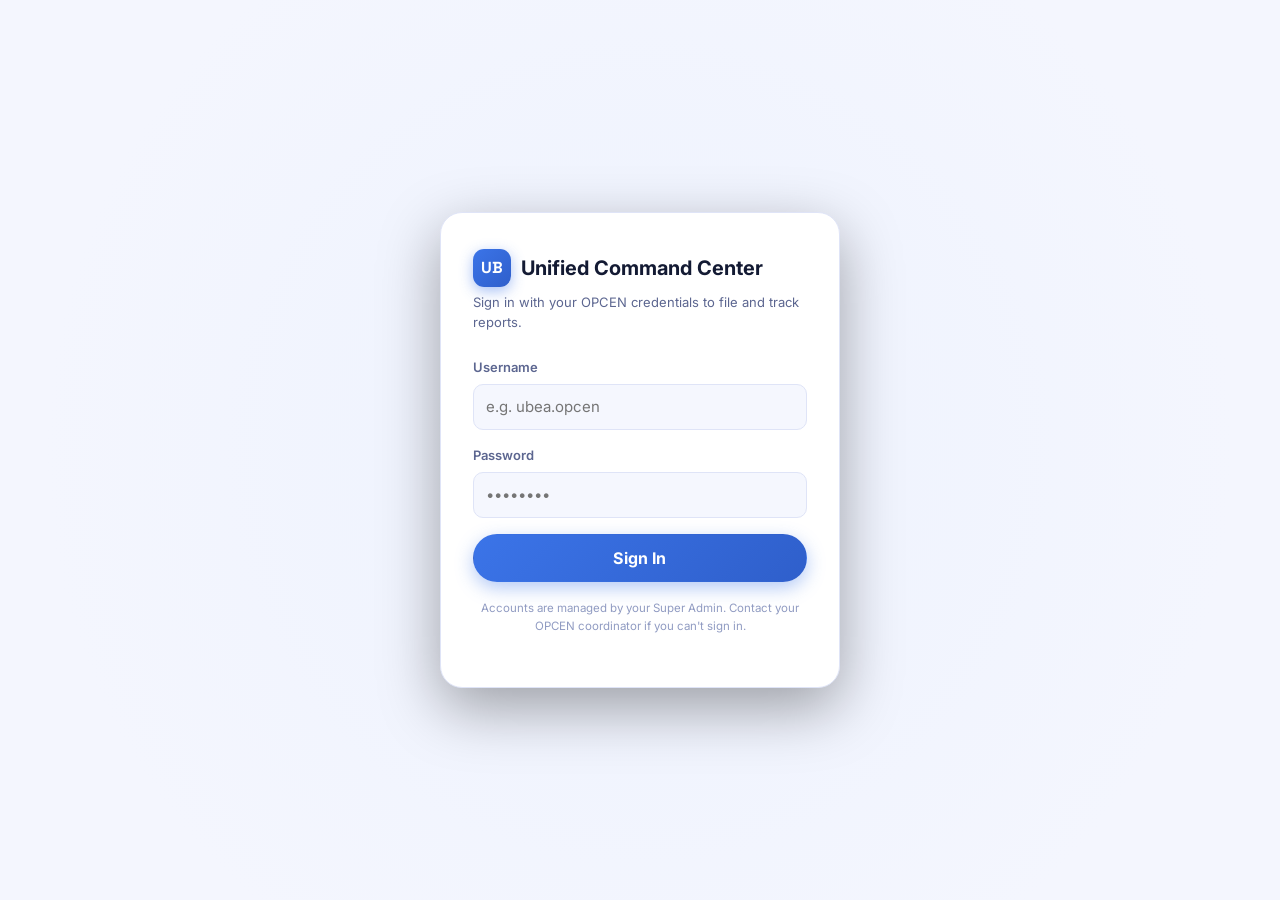
<file: index.html>
<!DOCTYPE html>
<html lang="en">
<head>
<meta charset="UTF-8" />
<meta name="viewport" content="width=device-width, initial-scale=1.0" />
<title>Sign In — Unified Command Center</title>
<link href="https://cdn.jsdelivr.net/npm/bootstrap@5.3.3/dist/css/bootstrap.min.css" rel="stylesheet">
<link rel="stylesheet" href="css/style.css" />
</head>
<body>
  <div class="radar-bg" aria-hidden="true"></div>
  <div class="login-wrap">
    <div class="login-card">
      <div class="login-brand">
        <div class="brand-mark">UB</div>
        <div>
          <p class="login-title" style="margin:0;">Unified Command Center</p>
        </div>
      </div>
      <p class="login-sub">Sign in with your OPCEN credentials to file and track reports.</p>

      <div class="login-error hidden" id="loginError"></div>

      <form id="loginForm" autocomplete="off">
        <div class="field">
          <label for="username">Username</label>
          <input type="text" id="username" name="username" required placeholder="e.g. ubea.opcen" />
        </div>
        <div class="field">
          <label for="password">Password</label>
          <input type="password" id="password" name="password" required placeholder="••••••••" />
        </div>
        <button type="submit" class="btn btn-primary">Sign In</button>
      </form>

      <p class="text-faint" style="font-size:11.5px;margin-top:18px;text-align:center;">
        Accounts are managed by your Super Admin. Contact your OPCEN coordinator if you can't sign in.
      </p>
    </div>
  </div>

  <script src="https://cdn.jsdelivr.net/npm/bootstrap@5.3.3/dist/js/bootstrap.bundle.min.js"></script>
  <script src="js/config.js"></script>
  <script src="js/api.js"></script>
  <script src="js/auth.js"></script>
  <script src="js/theme.js"></script>
</body>
</html>
</file>
<file: css/style.css>
/* ============================================================
   UBCC — Unified Command Center
   Design language: operations-console / dispatch-board.
   Display+UI face: Space Grotesk. Body: Inter. Data/codes: JetBrains Mono.
   ============================================================ */

@import url('https://fonts.googleapis.com/css2?family=Space+Grotesk:wght@500;600;700&family=Inter:wght@400;500;600;700&family=JetBrains+Mono:wght@500;600&display=swap');

:root{
  --bg-deep:#12182B;
  --bg-panel:#18213A;
  --bg-panel-raised:#1F2A47;
  --bg-input:#141C33;
  --border:#2A3556;
  --border-soft:#212B49;
  --text-primary:#EEF2FC;
  --text-muted:#9FADD1;
  --text-faint:#6B78A0;
  --accent:#4C8DFF;
  --accent-strong:#3B74E8;
  --accent-dim:#1B2C52;
  --accent-contrast:#FFFFFF;
  --accent2:#FF8B6A;
  --accent2-dim:#3A2418;
  --red:#FF5C72; --red-dim:#3D1A26;
  --yellow:#FFCB57; --yellow-dim:#3D3011;
  --blue:#6FB3FF; --blue-dim:#182D4E;
  --green:#3FE0A0; --green-dim:#0F2E24;
  --orange:#FFA057; --orange-dim:#3D2712;
  --radius-sm:10px; --radius-md:16px; --radius-lg:22px; --radius-xl:28px;
  --shadow:0 10px 30px rgba(6,10,25,.4);
  --spring:cubic-bezier(.34,1.56,.64,1);
  --font-display:'Space Grotesk',sans-serif;
  --font-body:'Inter',sans-serif;
  --font-mono:'JetBrains Mono',monospace;
}

/* Bridge our own theme variables into Bootstrap's own CSS variables.
   Bootstrap 5.3's utility classes (.text-muted, .border, table colors,
   modal/close-button chrome, etc.) read from --bs-* variables and several
   of them (like .text-muted) are declared with !important, which silently
   wins over our own non-!important rules further down this file — that
   was the cause of dark, barely-visible "black" text in dark mode. Setting
   the --bs-* variables directly means every Bootstrap component picks up
   our palette automatically, in both themes, with nothing left to fight. */
:root{
  --bs-body-color:var(--text-primary);
  --bs-body-bg:var(--bg-deep);
  --bs-secondary-color:var(--text-muted);
  --bs-tertiary-color:var(--text-faint);
  --bs-border-color:var(--border);
  --bs-border-color-translucent:var(--border);
  --bs-tertiary-bg:var(--bg-panel-raised);
  --bs-secondary-bg:var(--bg-input);
  --bs-emphasis-color:var(--text-primary);
  --bs-link-color:var(--accent);
  --bs-link-hover-color:var(--accent-strong);
  --bs-heading-color:var(--text-primary);
}
.text-muted{color:var(--text-muted) !important;}

[data-theme="light"]{
  --bg-deep:#F4F6FE;
  --bg-panel:#FFFFFF;
  --bg-panel-raised:#FFFFFF;
  --bg-input:#F5F7FE;
  --border:#DFE4F7;
  --border-soft:#ECEFFB;
  --text-primary:#131A33;
  --text-muted:#5C6690;
  --text-faint:#909BC2;
  --accent:#3B74E8;
  --accent-strong:#2F5FCB;
  --accent-dim:#E9F0FF;
  --accent-contrast:#FFFFFF;
  --accent2:#FF7A52;
  --accent2-dim:#FFEEE6;
  --red:#E63955; --red-dim:#FDEAEE;
  --yellow:#D98E00; --yellow-dim:#FFF3DA;
  --blue:#2E6EE0; --blue-dim:#E9F1FF;
  --green:#12A876; --green-dim:#E3FAF1;
  --orange:#E07A2C; --orange-dim:#FFF0E2;
  --shadow:0 12px 30px rgba(30,40,80,.1);
}

*{box-sizing:border-box;}
html,body{margin:0;padding:0;}
body{
  background:
    radial-gradient(1200px 600px at 90% -10%, color-mix(in srgb, var(--accent) 10%, transparent), transparent 60%),
    radial-gradient(900px 500px at -10% 110%, color-mix(in srgb, var(--accent2) 8%, transparent), transparent 60%),
    var(--bg-deep);
  background-attachment:fixed;
  color:var(--text-primary);
  font-family:var(--font-body);
  min-height:100vh;
  transition:background .25s ease,color .25s ease;
  -webkit-font-smoothing:antialiased;
}
h1,h2,h3,h4,.font-display{font-family:var(--font-display);letter-spacing:-.01em;}
.mono{font-family:var(--font-mono);}
a{color:inherit;text-decoration:none;}
button{font-family:var(--font-body);cursor:pointer;}
input,select,textarea,button{font-size:15px;}
::selection{background:var(--accent);color:var(--accent-contrast);}
.card,.sidebar,.topbar,.bottom-tabs,.login-card,.icon-btn,.field input,.field select,.field textarea,
.form-control,.form-select,.township-card,.icon-choice{
  transition:background .2s ease, border-color .2s ease, color .2s ease, box-shadow .25s var(--spring), transform .2s var(--spring);
}

/* ---------- Bootstrap component theming ----------
   Bootstrap handles the grid/layout; these overrides make its form
   controls, buttons, tables, and modals pick up our dark/light palette
   instead of Bootstrap's own default (light-only) styling. */
.form-control,.form-select{
  background:var(--bg-input);border:1px solid var(--border);color:var(--text-primary);
  border-radius:var(--radius-sm);
}
.form-control:focus,.form-select:focus{
  background:var(--bg-input);color:var(--text-primary);border-color:var(--accent);
  box-shadow:0 0 0 .2rem color-mix(in srgb, var(--accent) 25%, transparent);
}
.form-control::placeholder{color:var(--text-faint);}
.form-control:disabled,.form-select:disabled{opacity:.6;}
.readonly-field{
  background:var(--bg-panel-raised) !important;border-style:dashed !important;
  color:var(--text-muted) !important;cursor:not-allowed;opacity:1 !important;
}
.form-label{color:var(--text-muted);}
.table-responsive{width:100%;}
.btn-primary{background:var(--accent);border-color:var(--accent);color:var(--accent-contrast);}
.btn-primary:hover,.btn-primary:focus{background:var(--accent-strong);border-color:var(--accent-strong);color:var(--accent-contrast);}
.btn-outline-secondary{border-color:var(--border);color:var(--text-primary);}
.btn-outline-secondary:hover{border-color:var(--accent);color:var(--accent);background:var(--accent-dim);}

/* ---------- scaffolding ---------- */
.hidden{display:none !important;}
.container{max-width:1180px;margin:0 auto;padding:0 20px;}
.text-muted{color:var(--text-muted);}
.text-faint{color:var(--text-faint);}

/* radar-ping background texture used on the login screen */
.radar-bg{
  position:fixed;inset:0;z-index:-1;overflow:hidden;background:var(--bg-deep);
}
.radar-bg::before{
  content:"";position:absolute;top:50%;left:50%;width:1400px;height:1400px;
  transform:translate(-50%,-50%);
  background:radial-gradient(circle,var(--accent-dim) 0%,transparent 60%);
  opacity:.6;
}
.radar-ring{
  position:absolute;top:50%;left:50%;border:1px solid var(--border);
  border-radius:50%;transform:translate(-50%,-50%);
}

/* ---------- login ---------- */
.login-wrap{
  min-height:100vh;display:flex;align-items:center;justify-content:center;padding:24px;
  animation:fadeUp .4s ease;
}
.login-card{
  width:100%;max-width:400px;background:var(--bg-panel);border:1px solid var(--border);
  border-radius:var(--radius-lg);padding:36px 32px;box-shadow:0 20px 60px rgba(0,0,0,.35);
}
.login-brand{display:flex;align-items:center;gap:10px;margin-bottom:6px;}
.brand-mark{
  width:38px;height:38px;border-radius:11px;background:linear-gradient(135deg,var(--accent),var(--accent-strong));
  display:flex;align-items:center;justify-content:center;color:var(--accent-contrast);
  font-family:var(--font-display);font-weight:700;flex:none;
  box-shadow:0 4px 14px color-mix(in srgb, var(--accent) 45%, transparent);
}
.login-title{font-size:20px;font-weight:700;margin:0;}
.login-sub{color:var(--text-muted);font-size:13px;margin:2px 0 26px;}
.field{margin-bottom:16px;}
.field label{display:block;font-size:13px;font-weight:600;color:var(--text-muted);margin-bottom:6px;}
.field input,.field select,.field textarea{
  width:100%;background:var(--bg-input);border:1px solid var(--border);color:var(--text-primary);
  border-radius:var(--radius-sm);padding:11px 12px;outline:none;transition:border-color .15s;
}
.field input:focus,.field select:focus,.field textarea:focus{border-color:var(--accent);}
.field textarea{resize:vertical;min-height:80px;font-family:var(--font-body);}
.btn{
  border:1px solid transparent;border-radius:999px;padding:11px 20px;font-weight:700;
  display:inline-flex;align-items:center;justify-content:center;gap:8px;letter-spacing:.01em;
  transition:transform .18s var(--spring), box-shadow .2s ease, filter .15s ease, border-color .15s ease, background .15s ease, color .15s ease;
}
.btn-primary{
  background:linear-gradient(135deg,var(--accent),var(--accent-strong));
  color:var(--accent-contrast);width:100%;box-shadow:0 6px 18px color-mix(in srgb, var(--accent) 38%, transparent);
}
.btn-primary:hover{filter:brightness(1.07);transform:translateY(-2px) scale(1.01);box-shadow:0 10px 22px color-mix(in srgb, var(--accent) 48%, transparent);}
.btn-primary:active{transform:translateY(0) scale(.98);}
.btn-ghost{background:transparent;border-color:var(--border);color:var(--text-primary);}
.btn-ghost:hover{border-color:var(--accent);color:var(--accent);background:var(--accent-dim);transform:translateY(-2px);}
.btn-ghost:active{transform:translateY(0) scale(.97);}
.btn-danger{background:var(--red-dim);color:var(--red);border-color:transparent;}
.login-error{
  background:var(--red-dim);color:var(--red);font-size:13px;padding:10px 12px;border-radius:var(--radius-sm);
  margin-bottom:16px;
}

/* ---------- app shell ---------- */
.app-shell{display:flex;min-height:100vh;}
.sidebar{
  width:246px;flex:none;background:var(--bg-panel);border-right:1px solid var(--border);
  display:flex;flex-direction:column;padding:20px 14px;position:sticky;top:0;height:100vh;
  position:relative;overflow:hidden;
}
/* faint circuit-board grid texture + a slow vertical "scan" glow — the
   ops-console / technology feel, kept subtle so it never fights legibility */
.sidebar::before{
  content:"";position:absolute;inset:0;pointer-events:none;z-index:0;
  background-image:
    linear-gradient(color-mix(in srgb, var(--accent) 6%, transparent) 1px, transparent 1px),
    linear-gradient(90deg, color-mix(in srgb, var(--accent) 6%, transparent) 1px, transparent 1px);
  background-size:26px 26px;
  -webkit-mask-image:linear-gradient(180deg, black, transparent 85%);
  mask-image:linear-gradient(180deg, black, transparent 85%);
}
.sidebar::after{
  content:"";position:absolute;left:0;right:0;height:120px;pointer-events:none;z-index:0;
  background:linear-gradient(180deg, transparent, color-mix(in srgb, var(--accent) 10%, transparent), transparent);
  animation:sidebarScan 7s linear infinite;
}
@keyframes sidebarScan{0%{top:-120px;}100%{top:100%;}}
.sidebar > *{position:relative;z-index:1;}
.sidebar .login-brand{padding:0 6px;margin-bottom:26px;}

.nav-item{
  display:flex;align-items:center;gap:11px;padding:10px 12px;border-radius:var(--radius-sm);
  color:var(--text-muted);font-weight:600;font-size:14px;margin-bottom:4px;
  position:relative;border:1px solid transparent;
  transition:background .18s ease, color .18s ease, transform .15s var(--spring), border-color .18s ease, box-shadow .2s ease;
}
/* left accent bar + icon "chip" replaces any underline styling entirely —
   hovering/active lights the whole row up instead */
.nav-item::before{
  content:"";position:absolute;left:-14px;top:50%;transform:translateY(-50%);width:3px;height:0;
  border-radius:0 3px 3px 0;background:var(--accent);transition:height .18s ease;
}
.nav-item .ic{
  width:26px;height:26px;flex:none;display:flex;align-items:center;justify-content:center;
  border-radius:8px;background:var(--bg-input);font-size:14px;
  transition:background .18s ease, box-shadow .2s ease, transform .18s var(--spring);
}
.nav-item.active{
  background:var(--accent-dim);color:var(--accent);border-color:color-mix(in srgb, var(--accent) 30%, transparent);
}
.nav-item.active::before{height:60%;}
.nav-item.active .ic{background:var(--accent);color:var(--accent-contrast);box-shadow:0 0 14px color-mix(in srgb, var(--accent) 55%, transparent);}
.nav-item:hover:not(.active){
  background:var(--border-soft);color:var(--text-primary);transform:translateX(3px);
  box-shadow:0 0 0 1px var(--border);
}
.nav-item:hover:not(.active) .ic{background:var(--bg-panel-raised);transform:scale(1.08);}

.sidebar-foot{margin-top:auto;border-top:1px solid var(--border);padding-top:14px;}
.user-chip{display:flex;align-items:center;gap:10px;padding:6px;}
.user-avatar{
  width:34px;height:34px;border-radius:50%;
  background:linear-gradient(135deg,var(--accent),var(--accent-strong));color:var(--accent-contrast);
  display:flex;align-items:center;justify-content:center;font-weight:700;font-size:13px;flex:none;
  box-shadow:0 0 0 3px color-mix(in srgb, var(--accent) 18%, transparent);
}
.user-name{font-size:13px;font-weight:600;line-height:1.2;}
.user-role{font-size:11px;color:var(--text-faint);}
.sidebar-status{
  display:flex;align-items:center;gap:7px;margin-top:12px;padding:8px 10px;
  border:1px solid var(--border);border-radius:var(--radius-sm);background:var(--bg-input);
  font-family:var(--font-mono);font-size:10.5px;color:var(--text-faint);letter-spacing:.04em;
}
.sidebar-status .status-dot{
  width:7px;height:7px;border-radius:50%;background:var(--green);flex:none;
  box-shadow:0 0 8px color-mix(in srgb, var(--green) 70%, transparent);
  animation:statusPulse 2s ease-in-out infinite;
}
@keyframes statusPulse{0%,100%{opacity:1;}50%{opacity:.4;}}

.main{flex:1;min-width:0;}
.topbar{
  display:flex;align-items:center;justify-content:space-between;padding:16px 24px;
  border-bottom:1px solid var(--border);background:color-mix(in srgb, var(--bg-panel) 92%, transparent);
  backdrop-filter:blur(10px);-webkit-backdrop-filter:blur(10px);position:sticky;top:0;z-index:10;
}
.topbar h1{font-size:18px;margin:0;font-weight:700;}
.topbar-right{display:flex;align-items:center;gap:10px;}
.icon-btn{
  width:38px;height:38px;border-radius:var(--radius-sm);border:1px solid var(--border);
  background:var(--bg-input);display:flex;align-items:center;justify-content:center;color:var(--text-muted);
  transition:color .15s ease, border-color .15s ease, transform .15s ease, box-shadow .2s ease;
}
.icon-btn:hover{color:var(--accent);border-color:var(--accent);transform:translateY(-1px) rotate(8deg);
  box-shadow:0 0 12px color-mix(in srgb, var(--accent) 35%, transparent);}
/* Fills the available width instead of hugging the left edge with a hard
   1100px cap and no auto-centering — that combination was leaving a large
   dead strip down the right side of every page on anything wider than
   ~1150px. Fluid up to a generous cap, and centered once a screen is wide
   enough to hit that cap. */
.page{padding:24px 28px;max-width:1600px;margin:0 auto;width:100%;}

/* mobile bottom tabs */
.bottom-tabs{display:none;}

/* ---------- cards / stats ---------- */
.grid{display:grid;gap:16px;}
.grid-4{grid-template-columns:repeat(4,1fr);}
.grid-3{grid-template-columns:repeat(3,1fr);}
.grid-2{grid-template-columns:repeat(2,1fr);}
.card{
  background:var(--bg-panel);border:1px solid var(--border);border-radius:var(--radius-md);padding:18px;
  transition:border-color .18s ease, box-shadow .18s ease, transform .18s ease;
}
.card:hover{border-color:var(--border-soft);box-shadow:0 4px 18px rgba(0,0,0,.08);}
.stat-card{position:relative;overflow:hidden;}
.stat-card::before{
  content:"";position:absolute;top:0;left:0;right:0;height:3px;
  background:linear-gradient(90deg,var(--accent),var(--accent-strong));opacity:.85;
}
.stat-card.stat-red::before{background:linear-gradient(90deg,var(--red),#ff8a93);}
.stat-card.stat-yellow::before{background:linear-gradient(90deg,var(--yellow),#ffdf9b);}
.stat-card.stat-green::before{background:linear-gradient(90deg,var(--green),#7fe7b3);}
.stat-card:hover{transform:translateY(-2px);}
.stat-card .stat-label{font-size:11.5px;color:var(--text-muted);text-transform:uppercase;letter-spacing:.07em;font-weight:600;}
.stat-card .stat-value{font-family:var(--font-display);font-size:32px;font-weight:700;margin-top:6px;letter-spacing:-.02em;}
.stat-card.stat-red .stat-value{color:var(--red);}
.stat-card.stat-yellow .stat-value{color:var(--yellow);}
.stat-card.stat-green .stat-value{color:var(--green);}

/* ---------- status pulse (signature element) ---------- */
.status{display:inline-flex;align-items:center;gap:7px;font-size:12px;font-weight:600;}
.status .dot{width:9px;height:9px;border-radius:50%;position:relative;flex:none;}
.status.ongoing{color:var(--red);}
.status.ongoing .dot{background:var(--red);}
.status.ongoing .dot::after{
  content:"";position:absolute;inset:-5px;border-radius:50%;border:1.5px solid var(--red);
  animation:ping 1.6s cubic-bezier(0,0,.2,1) infinite;
}
.status.resolved{color:var(--green);}
.status.resolved .dot{background:var(--green);}
@keyframes ping{0%{transform:scale(.6);opacity:1;}75%,100%{transform:scale(1.7);opacity:0;}}

/* incident code chip */
.code-chip{
  font-family:var(--font-mono);font-size:12px;font-weight:600;background:var(--accent-dim);
  border:1px solid color-mix(in srgb, var(--accent) 35%, var(--border));color:var(--accent);
  padding:4px 10px;border-radius:6px;letter-spacing:.02em;
}

/* ---------- report list ---------- */
.toolbar{display:flex;flex-wrap:wrap;gap:10px;align-items:center;margin-bottom:16px;}
.toolbar select,.toolbar input{
  background:var(--bg-input);border:1px solid var(--border);color:var(--text-primary);
  border-radius:var(--radius-sm);padding:9px 10px;transition:border-color .15s ease;
}
.toolbar select:focus,.toolbar input:focus{outline:none;border-color:var(--accent);}
.toolbar .spacer{flex:1;}
table.report-table{width:100%;border-collapse:collapse;font-size:13.5px;}
.report-table thead th{
  text-align:left;color:var(--text-muted);font-size:10.5px;text-transform:uppercase;letter-spacing:.08em;
  padding:12px;border-bottom:1px solid var(--border);font-weight:700;font-family:var(--font-mono);
}
.report-table tbody td{padding:13px 12px;border-bottom:1px solid var(--border-soft);}
.report-table tbody tr{transition:background .12s ease;}
.report-table tbody tr:hover{background:var(--border-soft);}
.row-actions{display:flex;gap:6px;}
.row-actions button{
  border:1px solid var(--border);background:var(--bg-input);color:var(--text-muted);
  border-radius:7px;width:31px;height:31px;display:flex;align-items:center;justify-content:center;
  transition:color .15s ease, border-color .15s ease, transform .12s ease, box-shadow .2s ease;
}
.row-actions button:hover{color:var(--accent);border-color:var(--accent);transform:translateY(-1px);
  box-shadow:0 0 10px color-mix(in srgb, var(--accent) 30%, transparent);}
.pill{padding:4px 10px;border-radius:999px;font-size:11px;font-weight:700;letter-spacing:.02em;}
.pill-blue{background:var(--blue-dim);color:var(--blue);}
.pill-yellow{background:var(--yellow-dim);color:var(--yellow);}
.pill-red{background:var(--red-dim);color:var(--red);}
.pill-orange{background:var(--orange-dim);color:var(--orange);}

/* ---------- forms ---------- */
.form-card{max-width:820px;margin:0 auto;}
.form-section-title{
  font-family:var(--font-display);font-size:15px;font-weight:700;margin:22px 0 12px;
  display:flex;align-items:center;gap:8px;
}
.form-section-title:first-child{margin-top:0;}

/* ---------- admin: townships editor ---------- */
.tw-header{
  display:grid;grid-template-columns:130px 1fr 34px;gap:10px;padding:0 2px 8px;
  font-size:10.5px;text-transform:uppercase;letter-spacing:.06em;color:var(--text-muted);font-weight:700;
}
.tw-row{
  display:grid;grid-template-columns:130px 1fr 34px;gap:10px;align-items:center;margin-bottom:8px;
}
.tw-row .tw-remove{
  width:34px;height:34px;border-radius:var(--radius-sm);border:1px solid var(--border);
  background:var(--bg-input);color:var(--text-muted);display:flex;align-items:center;justify-content:center;
  transition:color .15s ease, border-color .15s ease, transform .12s ease;
}
.tw-row .tw-remove:hover{color:var(--red);border-color:var(--red);transform:translateY(-1px);}
.tw-actions{display:flex;justify-content:space-between;align-items:center;margin-top:6px;padding-top:10px;border-top:1px solid var(--border);}
@media (max-width:560px){
  .tw-header{display:none;}
  .tw-row{grid-template-columns:1fr 34px;grid-template-areas:"code remove" "name remove";}
  .tw-row .tw-code{grid-area:code;}
  .tw-row .tw-name{grid-area:name;margin-top:6px;}
  .tw-row .tw-remove{grid-area:remove;align-self:start;}
}
.required-mark{color:var(--red);}
.is-invalid-field{animation:invalidPulse .5s ease;}
.is-invalid-field .form-control,.is-invalid-field .form-select,
.is-invalid-field .icon-choice-group,.is-invalid-field .township-carousel{
  border-radius:var(--radius-sm);box-shadow:0 0 0 3px color-mix(in srgb, var(--red) 25%, transparent);
}
.is-invalid-field .icon-choice-group,.is-invalid-field .township-carousel{border:1.5px solid var(--red);padding:6px;}
@keyframes invalidPulse{0%,100%{transform:translateX(0);}25%{transform:translateX(-4px);}75%{transform:translateX(4px);}}

/* icon-choice (alert level / weather) */
.icon-choice-group{display:flex;flex-wrap:wrap;gap:8px;}
.icon-choice{
  border:1.5px solid var(--border);background:var(--bg-input);border-radius:var(--radius-sm);
  padding:9px 14px;display:flex;align-items:center;gap:8px;font-weight:600;font-size:13.5px;color:var(--text-muted);
  transition:border-color .15s ease, color .15s ease, background .15s ease, transform .12s ease, box-shadow .15s ease;
}
.icon-choice .ic{font-size:16px;transition:transform .15s ease;}
.icon-choice:hover:not(:disabled){border-color:var(--accent);color:var(--accent);transform:translateY(-1px);}
.icon-choice:active:not(:disabled){transform:translateY(0) scale(.97);}
.icon-choice:disabled{opacity:.55;cursor:not-allowed;}
.icon-choice.selected{
  border-color:var(--accent);color:var(--accent);background:var(--accent-dim);
  box-shadow:0 0 0 3px color-mix(in srgb, var(--accent) 16%, transparent);
}
.icon-choice.selected .ic{transform:scale(1.15);}
.icon-choice.selected.alert-red{border-color:var(--red);color:var(--red);background:var(--red-dim);box-shadow:0 0 0 3px color-mix(in srgb, var(--red) 16%, transparent);}
.icon-choice.selected.alert-yellow{border-color:var(--yellow);color:var(--yellow);background:var(--yellow-dim);box-shadow:0 0 0 3px color-mix(in srgb, var(--yellow) 16%, transparent);}
.icon-choice.selected.alert-blue{border-color:var(--blue);color:var(--blue);background:var(--blue-dim);box-shadow:0 0 0 3px color-mix(in srgb, var(--blue) 16%, transparent);}

/* yes/no */
.yesno-group{display:flex;gap:8px;}
.yesno-group .icon-choice{flex:1;justify-content:center;}

/* township carousel — swipe left/right */
.township-carousel{
  display:flex;gap:12px;overflow-x:auto;padding:6px 2px 14px;scroll-snap-type:x mandatory;
  -webkit-overflow-scrolling:touch;
}
.township-carousel::-webkit-scrollbar{height:6px;}
.township-carousel::-webkit-scrollbar-thumb{background:var(--border);border-radius:4px;}
.township-card{
  scroll-snap-align:start;flex:none;width:132px;border:1.5px solid var(--border);border-radius:var(--radius-md);
  background:var(--bg-input);padding:14px 10px;text-align:center;cursor:pointer;
  transition:border-color .15s ease, background .15s ease, transform .15s ease, box-shadow .15s ease;
}
.township-card:hover{border-color:var(--accent);transform:translateY(-2px);}
.township-card.selected{
  border-color:var(--accent);background:var(--accent-dim);
  box-shadow:0 0 0 3px color-mix(in srgb, var(--accent) 16%, transparent);
}
.township-logo{
  width:46px;height:46px;border-radius:50%;margin:0 auto 8px;background:var(--bg-panel-raised);
  border:1px solid var(--border);display:flex;align-items:center;justify-content:center;
  font-family:var(--font-display);font-weight:700;font-size:13px;color:var(--accent);
  transition:border-color .15s ease, transform .15s ease;
}
.township-card.selected .township-logo{border-color:var(--accent);transform:scale(1.08);}
.township-name{font-size:11.5px;line-height:1.3;color:var(--text-primary);font-weight:600;}
.township-code{font-family:var(--font-mono);font-size:10px;color:var(--text-faint);margin-top:2px;}

/* form footer */
.form-footer{display:flex;justify-content:flex-end;gap:10px;margin-top:24px;padding-top:18px;border-top:1px solid var(--border);}

/* banner / toast */
.banner{
  display:flex;align-items:center;gap:10px;background:var(--yellow-dim);color:var(--yellow);
  border:1px solid var(--yellow);border-radius:var(--radius-sm);padding:12px 14px;font-size:13.5px;margin-bottom:18px;
}
.toast-wrap{position:fixed;bottom:20px;right:20px;z-index:999;display:flex;flex-direction:column;gap:8px;}
.toast{
  background:var(--bg-panel-raised);border:1px solid var(--border);border-left:3px solid var(--accent);
  padding:12px 16px;border-radius:var(--radius-sm);box-shadow:0 10px 30px rgba(0,0,0,.25);font-size:13.5px;min-width:240px;
  animation:slideIn .25s cubic-bezier(.16,1,.3,1);
}
.toast.error{border-left-color:var(--red);}
@keyframes slideIn{from{transform:translateX(12px);opacity:0;}to{transform:translateX(0);opacity:1;}}
@keyframes fadeUp{from{opacity:0;transform:translateY(6px);}to{opacity:1;transform:translateY(0);}}
.page{animation:fadeUp .3s ease;}

/* modal (report preview / pdf) — Bootstrap's .modal handles positioning;
   we theme its surface to match dark/light mode */
.modal-content{
  background:var(--bg-panel);border:1px solid var(--border);color:var(--text-primary);
  border-radius:var(--radius-lg);animation:modalPop .3s var(--spring);
}
@keyframes modalPop{from{transform:scale(.92);opacity:0;}to{transform:scale(1);opacity:1;}}
.modal-header,.modal-footer{border-color:var(--border);}
.btn-close{filter:var(--bs-btn-close-filter,none);}
[data-theme="dark"] .btn-close, :root:not([data-theme="light"]) .btn-close{filter:invert(1) grayscale(1) brightness(1.6);}
.celebrate-emoji{display:inline-block;animation:celebrate .6s var(--spring);}
@keyframes celebrate{
  0%{transform:scale(0) rotate(-20deg);}
  55%{transform:scale(1.35) rotate(8deg);}
  100%{transform:scale(1) rotate(0);}
}

/* printable report */
.print-sheet{background:#fff;color:#111;font-family:Arial,sans-serif;font-size:12.5px;border-radius:8px;overflow:hidden;padding:26px 28px 20px;}
.print-sheet .pr-letterhead{display:flex;justify-content:space-between;align-items:flex-start;padding-bottom:14px;border-bottom:1.5px solid #222;}
.print-sheet .pr-org{font-size:15px;font-weight:800;letter-spacing:.01em;color:#111;}
.print-sheet .pr-orgsub{font-size:10.5px;color:#555;margin-top:2px;}
.print-sheet .pr-lh-right{text-align:right;font-size:10px;color:#666;line-height:1.6;}
.print-sheet .pr-title{
  text-align:center;font-size:19px;font-weight:800;letter-spacing:.03em;text-transform:uppercase;
  color:#111;margin:22px 0 20px;
}
.print-sheet .pr-body{padding:0 2px;}
.print-sheet .pr-row{display:flex;border-bottom:1px solid #eee;padding:7px 0;}
.print-sheet .pr-label{width:160px;font-weight:700;color:#222;flex:none;}
.print-sheet .pr-value{flex:1;white-space:pre-wrap;color:#111;}
.print-sheet .pr-footer{margin-top:24px;border-top:1px dashed #bbb;padding-top:8px;}
.print-sheet .pr-footerrow{display:flex;justify-content:space-between;font-size:9.5px;color:#888;}
@media print{
  .print-sheet{border-radius:0;}
  /* Without this, window.print() prints the ENTIRE page behind the modal
     — sidebar, topbar, bottom tabs, the modal chrome itself — with only
     the actual report squeezed somewhere inside the modal's own
     position:fixed + vertically-centered + overflow:auto box, which
     print doesn't expand to fit. That's exactly the "content floating
     in the middle of a mostly-blank, clipped page" you'd see without
     this rule. Two things are needed together: hide everything except
     #printArea, AND strip the modal's fixed/centered/scrolling behavior
     back to normal flow so the report starts at the top of the page and
     can paginate across multiple pages like a normal document. */
  body *{visibility:hidden;}
  #printArea, #printArea *{visibility:visible;}
  .modal,.modal-dialog,.modal-content,.modal-body{
    position:static !important;display:block !important;height:auto !important;
    max-height:none !important;overflow:visible !important;transform:none !important;
    margin:0 !important;padding:0 !important;box-shadow:none !important;border:none !important;
  }
  #printArea{position:static;width:100%;margin:0;box-shadow:none;border-radius:0;}
  .modal-header,.modal-footer,.modal-backdrop,.bottom-tabs,.sidebar,.topbar{display:none !important;}
}

/* report-type tabs (Initial / Information) on the New Report page */
.report-type-tabs{display:flex;gap:8px;margin-bottom:20px;flex-wrap:wrap;}
.report-type-tab{
  border:1.5px solid var(--border);background:var(--bg-input);color:var(--text-muted);
  border-radius:var(--radius-sm);padding:11px 18px;font-weight:700;font-size:13.5px;
  display:flex;align-items:center;gap:8px;flex:1;justify-content:center;min-width:150px;
  transition:border-color .15s ease, color .15s ease, background .15s ease, transform .12s ease;
}
.report-type-tab:hover{border-color:var(--accent);color:var(--accent);transform:translateY(-1px);}
.report-type-tab.active{
  border-color:var(--accent);color:var(--accent-contrast);
  background:linear-gradient(135deg,var(--accent),var(--accent-strong));
  box-shadow:0 4px 14px color-mix(in srgb, var(--accent) 35%, transparent);
}

/* New Report chooser — two big, friendly choice cards */
#reportChooser{animation:fadeUp .35s ease;}
.chooser-card{
  cursor:pointer;border-radius:var(--radius-xl);padding:32px 26px;height:100%;position:relative;overflow:hidden;
  border:1.5px solid var(--border);background:var(--bg-panel);
  transition:transform .25s var(--spring), box-shadow .25s ease, border-color .2s ease;
}
.chooser-card:hover{transform:translateY(-6px) scale(1.015);box-shadow:0 16px 40px rgba(0,0,0,.18);}
.chooser-card:active{transform:translateY(-2px) scale(.995);}
.chooser-card::before{
  content:"";position:absolute;top:-40%;right:-20%;width:220px;height:220px;border-radius:50%;
  opacity:.16;filter:blur(2px);transition:opacity .25s ease;
}
.chooser-card:hover::before{opacity:.28;}
.chooser-blue{border-color:color-mix(in srgb, var(--accent) 30%, var(--border));}
.chooser-blue::before{background:var(--accent);}
.chooser-orange{border-color:color-mix(in srgb, var(--accent2) 30%, var(--border));}
.chooser-orange::before{background:var(--accent2);}
.chooser-icon{
  width:60px;height:60px;border-radius:20px;display:flex;align-items:center;justify-content:center;
  font-size:28px;margin-bottom:18px;transition:transform .25s var(--spring);
}
.chooser-card:hover .chooser-icon{transform:scale(1.1) rotate(-6deg);}
.chooser-blue .chooser-icon{background:var(--accent-dim);}
.chooser-orange .chooser-icon{background:var(--accent2-dim);}
.chooser-title{font-family:var(--font-display);font-size:21px;font-weight:700;margin-bottom:8px;}
.chooser-sub{color:var(--text-muted);font-size:13.5px;line-height:1.5;margin-bottom:18px;}
.chooser-cta{font-weight:700;font-size:13.5px;}
.chooser-blue .chooser-cta{color:var(--accent);}
.chooser-orange .chooser-cta{color:var(--accent2);}

#formCardWrap.flash-in{animation:flashIn .3s var(--spring);}
@keyframes flashIn{from{opacity:0;transform:scale(.97) translateY(8px);}to{opacity:1;transform:scale(1) translateY(0);}}

@media (max-width:420px){
  .icon-choice{padding:8px 11px;font-size:12.5px;}
  .township-card{width:112px;}
  .login-card{padding:28px 20px;}
}

@media (max-width:900px){
  .form-grid{grid-template-columns:1fr;}
  .grid-4{grid-template-columns:repeat(2,1fr);}
  .grid-3{grid-template-columns:repeat(2,1fr);}
}
@media (max-width:760px){
  .sidebar{display:none;}
  .app-shell{padding-bottom:68px;}
  .bottom-tabs{
    display:flex;position:fixed;bottom:0;left:0;right:0;
    background:color-mix(in srgb, var(--bg-panel) 94%, transparent);
    backdrop-filter:blur(12px);-webkit-backdrop-filter:blur(12px);
    border-top:1px solid var(--border);z-index:50;padding:6px 4px;
    box-shadow:0 -6px 20px rgba(0,0,0,.12);
  }
  .bottom-tabs .nav-item{
    flex:1;flex-direction:column;gap:3px;text-align:center;border-radius:10px;font-size:10.5px;
    padding:8px 4px;margin:0 2px;
  }
  /* the left accent bar reads oddly in a column layout — bottom tabs
     "light up" purely through background + icon glow instead */
  .bottom-tabs .nav-item::before{display:none;}
  .bottom-tabs .nav-item .ic{width:24px;height:24px;font-size:15px;margin:0 auto;}
  .bottom-tabs .nav-item.active{background:var(--accent-dim);}
  .bottom-tabs .nav-item:hover:not(.active){transform:none;}
  .page{padding:16px;}
  .grid-4,.grid-3,.grid-2{grid-template-columns:1fr 1fr;}
  table.report-table{display:block;overflow-x:auto;white-space:nowrap;}
}
</file>
